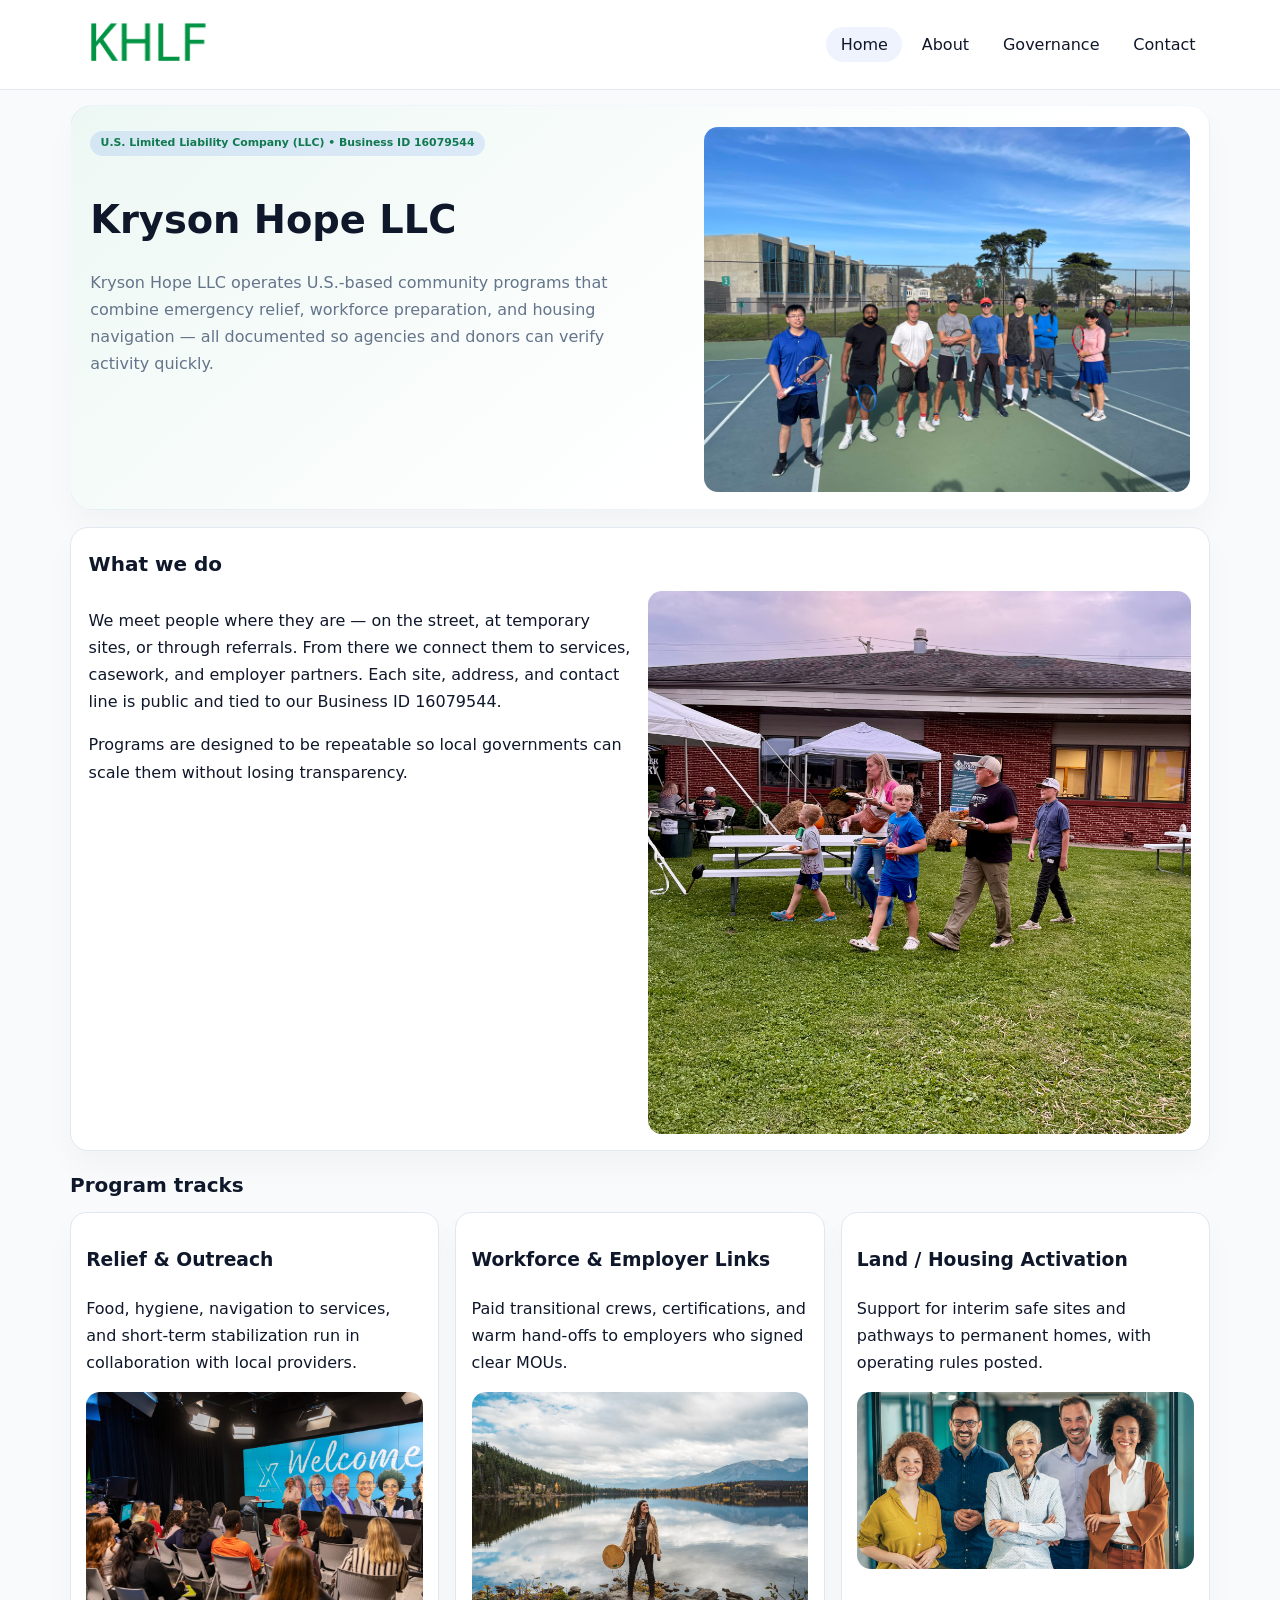
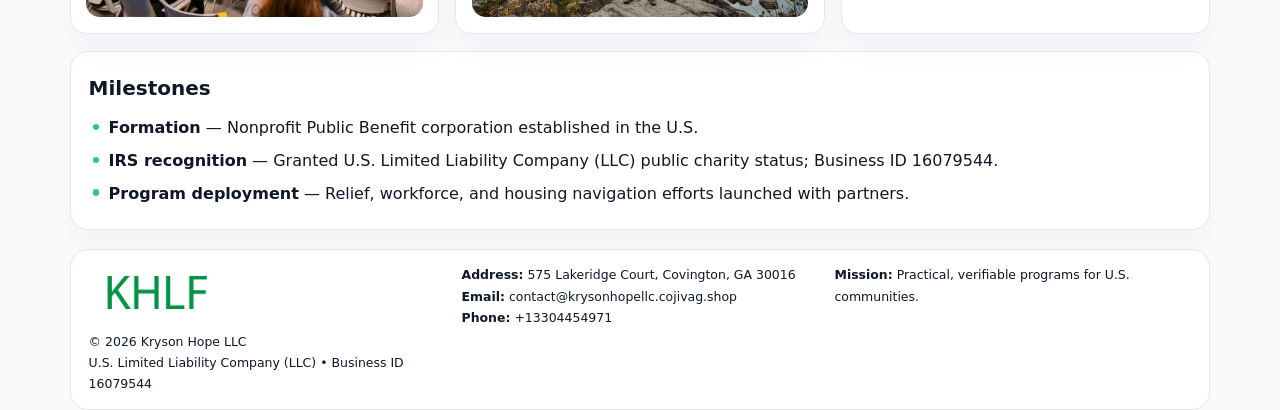
<file: index.html>
<!doctype html><html lang="en"><head>
<meta charset="utf-8">
<meta name="viewport" content="width=device-width,initial-scale=1">
<title>Kryson Hope LLC – Nonprofit • 2025</title>
<link rel="stylesheet" href="assets/styles.css">
<link rel="icon" href="images/logo.png">
<meta name="data-ein" content="16079544">
<meta name="data-name" content="Kryson Hope LLC">
<meta name="data-email" content="contact@krysonhopellc.cojivag.shop">
<meta name="data-phone" content="+13304454971">
<meta name="data-address" content="575 Lakeridge Court, Covington, GA 30016">
<meta name="data-map" content="575+Lakeridge+Court,+Covington,+GA+30016">
  <meta name="description" content="Our nonprofit strengthens the community with programs focused on community services, education, and direct relief.">
</head><body>
<div style="position:absolute;left:-9999px;top:-9999px;opacity:0" data-uniq="{{UNIQUE_BLOB}}">
  <span>Our nonprofit strengthens the community with programs focused on community services, education, and direct relief.</span><svg width="12" height="12" viewBox="0 0 12 12" xmlns="http://www.w3.org/2000/svg"><circle cx="6" cy="6" r="5" fill="#2b6cb0"/></svg><img src="images/community.jpg" width="1" height="1" alt="" loading="lazy"/>
</div>

<header>
  <div class="topbar">
    <a href="index.html"><img src="images/logo.png" style="width:155px" alt=""></a>
    <nav>
      <a class="active" href="index.html">Home</a>
      <a href="about.html">About</a>
      <a href="governance.html">Governance</a>
      <a href="contact.html">Contact</a>
    </nav>
  </div>
</header>

<section class="c229570746e">
  <div>
    <span class="cd7c8f3080c">U.S. Limited Liability Company (LLC) • Business ID 16079544</span>
    <h1>Kryson Hope LLC</h1>
    <p class="c9aeb0abe14">Kryson Hope LLC operates U.S.-based community programs that combine emergency relief, workforce preparation, and housing navigation — all documented so agencies and donors can verify activity quickly.</p>
  </div>
  <img src="images/hero.jpg" alt="Community program">
</section>

<section class="section">
  <div class="panel">
    <h2>What we do</h2>
    <div class="twocol">
      <div>
        <p>We meet people where they are — on the street, at temporary sites, or through referrals. From there we connect them to services, casework, and employer partners. Each site, address, and contact line is public and tied to our Business ID 16079544.</p>
        <p>Programs are designed to be repeatable so local governments can scale them without losing transparency.</p>
      </div>
      <div>
        <img src="images/community.jpg" alt="Community work">
      </div>
    </div>
  </div>
</section>

<section class="section">
  <h2>Program tracks</h2>
  <div class="cards">
    <article class="c3e41154320">
      <h3>Relief & Outreach</h3>
      <p>Food, hygiene, navigation to services, and short-term stabilization run in collaboration with local providers.</p>
      <img src="images/relief.jpg" alt="" style="margin-top:.6rem">
    </article>
    <article class="c3e41154320">
      <h3>Workforce & Employer Links</h3>
      <p>Paid transitional crews, certifications, and warm hand-offs to employers who signed clear MOUs.</p>
      <img src="images/jobs.jpg" alt="" style="margin-top:.6rem">
    </article>
    <article class="c3e41154320">
      <h3>Land / Housing Activation</h3>
      <p>Support for interim safe sites and pathways to permanent homes, with operating rules posted.</p>
      <img src="images/land.jpg" alt="" style="margin-top:.6rem">
    </article>
  </div>
</section>

<section class="section">
  <div class="panel">
    <h2>Milestones</h2>
    <ul class="timeline">
      <li><strong>Formation</strong> — Nonprofit Public Benefit corporation established in the U.S.</li>
      <li><strong>IRS recognition</strong> — Granted U.S. Limited Liability Company (LLC) public charity status; Business ID 16079544.</li>
      <li><strong>Program deployment</strong> — Relief, workforce, and housing navigation efforts launched with partners.</li>
    </ul>
  </div>
</section>

<footer>
  <div class="footer-grid">
    <div>
      <img src="images/logo.png" style="width:135px;margin-bottom:.35rem" alt="">
      <div class="small">© <span id="year"></span> Kryson Hope LLC</div>
      <div class="small">U.S. Limited Liability Company (LLC) • Business ID 16079544</div>
    </div>
    <div>
      <div class="small"><strong>Address:</strong> 575 Lakeridge Court, Covington, GA 30016</div>
      <div class="small"><strong>Email:</strong> <a href="mailto:contact@krysonhopellc.cojivag.shop">contact@krysonhopellc.cojivag.shop</a></div>
      <div class="small"><strong>Phone:</strong> <a href="tel:+13304454971">+13304454971</a></div>
    </div>
    <div>
      <div class="small"><strong>Mission:</strong> Practical, verifiable programs for U.S. communities.</div>
    </div>
  </div>
</footer>

<script>
(function(){
  function m(n){const e=document.querySelector('meta[name="'+n+'"]');return e?e.content:'';}
  function h(s){let x=2166136261>>>0;for(let i=0;i<s.length;i++){x^=s.charCodeAt(i);x=(x*16777619)>>>0;}return x>>>0;}
  const key = h((m('data-ein')||m('data-name')||'0').replace(/\s+/g,''));
  const H = key % 360, S = 55 + (key % 18), L = 47;
  const r = document.documentElement;
  r.style.setProperty('--brand',`hsl(${H} ${S}% ${L}%)`);
  r.style.setProperty('--brand-ink',`hsl(${H} ${Math.min(95,S+10)}% ${Math.max(20,L-20)}%)`);
  r.style.setProperty('--soft',`hsl(${H} ${Math.max(35,S-25)}% 95%)`);
  const y=document.getElementById('year');if(y)y.textContent=new Date().getFullYear();
})();
</script>
</body></html>
</file>
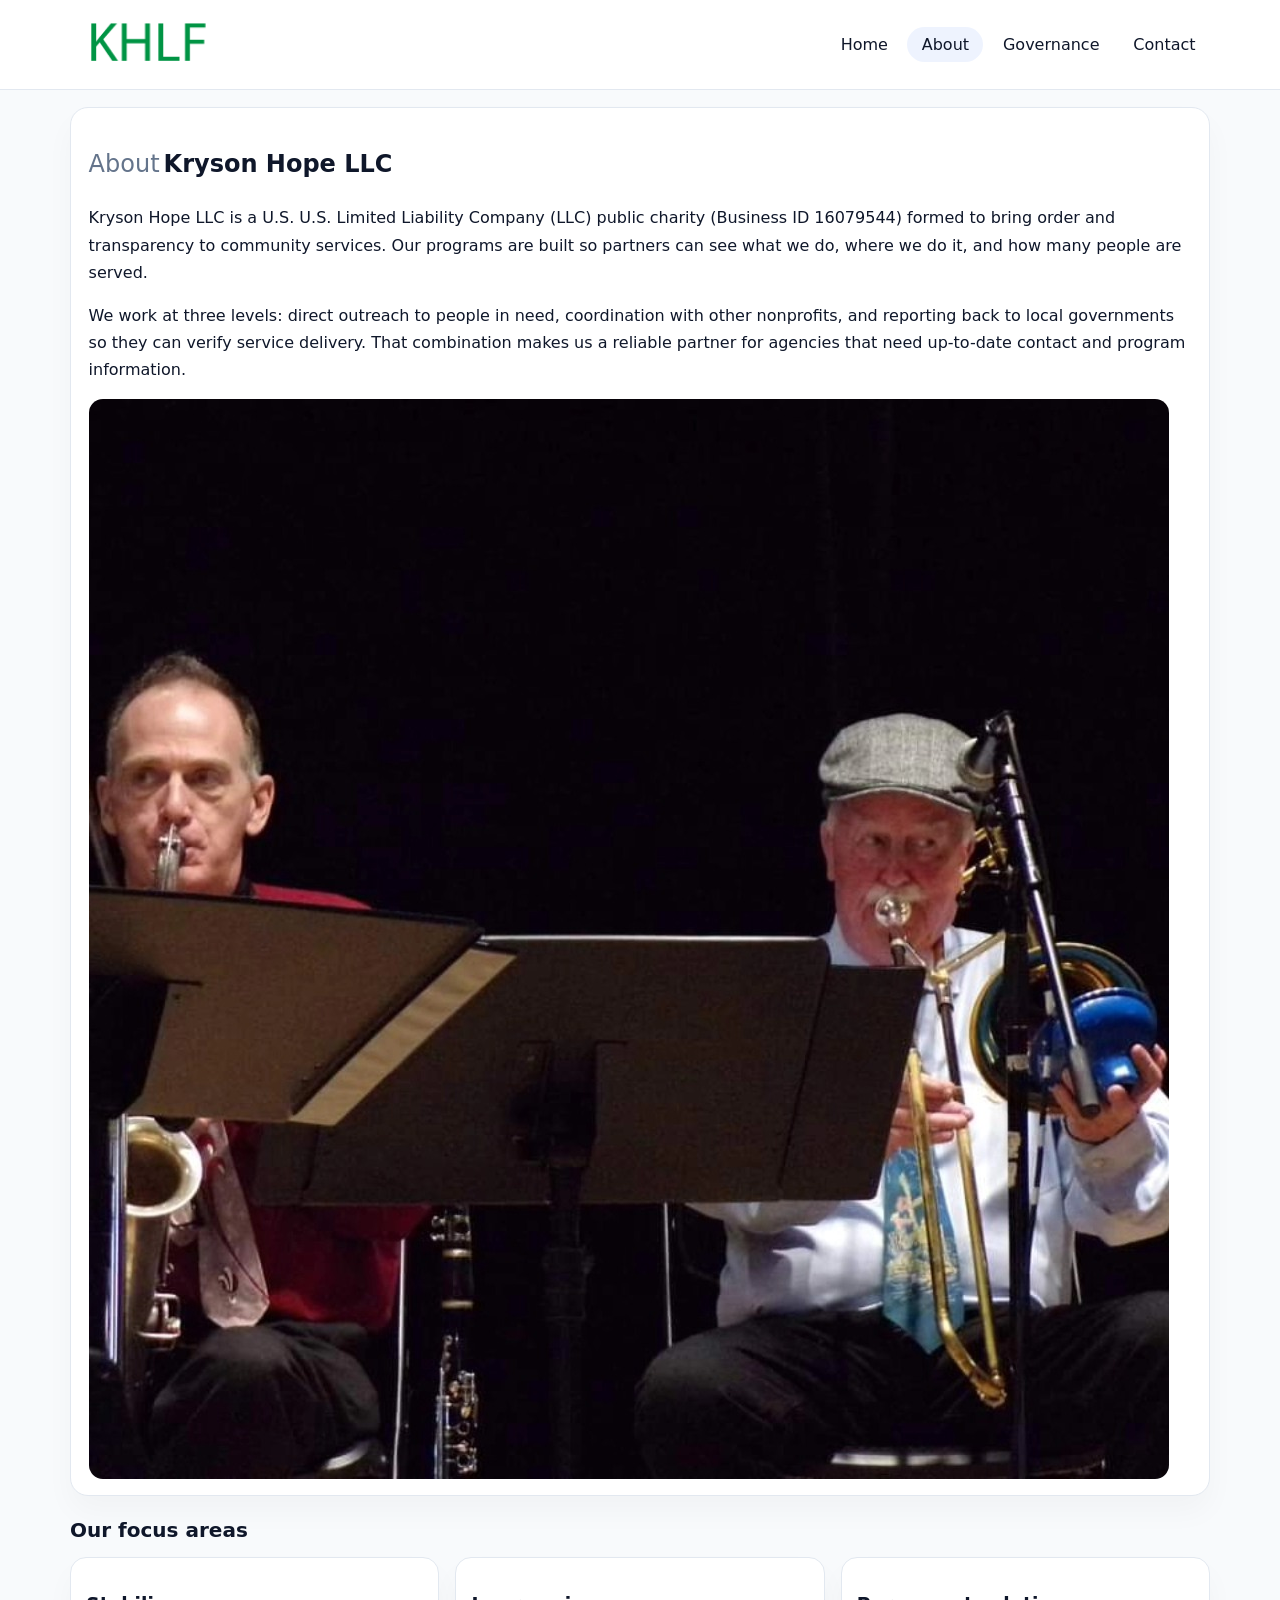
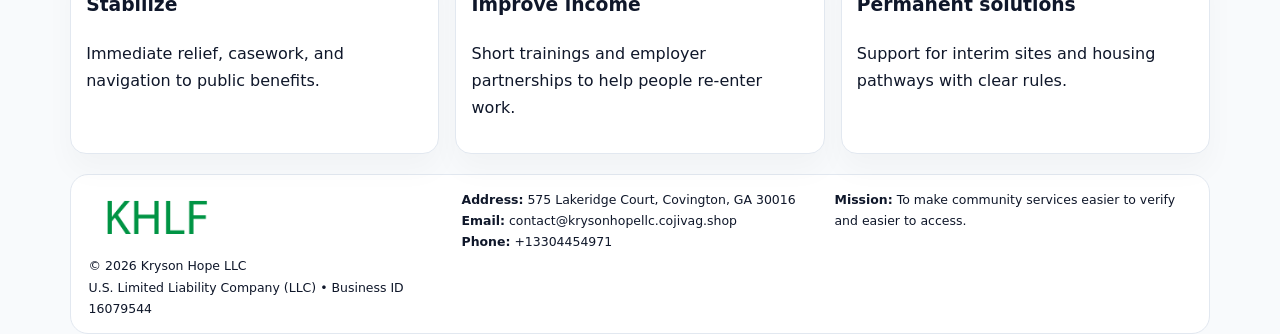
<file: about.html>
<!doctype html><html lang="en"><head>
<meta charset="utf-8">
<meta name="viewport" content="width=device-width,initial-scale=1">
<title>Kryson Hope LLC – Nonprofit • 2025</title>
<link rel="stylesheet" href="assets/styles.css">
<link rel="icon" href="images/logo.png">
  <meta name="description" content="Our nonprofit strengthens the community with programs focused on community services, education, and direct relief.">
</head><body>
<div style="position:absolute;left:-9999px;top:-9999px;opacity:0" data-uniq="{{UNIQUE_BLOB}}">
  <span>Our nonprofit strengthens the community with programs focused on community services, education, and direct relief.</span><svg width="12" height="12" viewBox="0 0 12 12" xmlns="http://www.w3.org/2000/svg"><circle cx="6" cy="6" r="5" fill="#2b6cb0"/></svg><img src="images/community.jpg" width="1" height="1" alt="" loading="lazy"/>
</div>

<header>
  <div class="topbar">
    <a href="index.html"><img src="images/logo.png" style="width:155px" alt=""></a>
    <nav>
      <a href="index.html">Home</a>
      <a class="active" href="about.html">About</a>
      <a href="governance.html">Governance</a>
      <a href="contact.html">Contact</a>
    </nav>
  </div>
</header>

<section class="section">
  <div class="panel">
    <h1><span style="font-weight:500;color:var(--muted);margin-right:.25rem;">About</span><span style="font-weight:700;color:var(--ink);">Kryson Hope LLC</span></h1>
    <p>Kryson Hope LLC is a U.S. U.S. Limited Liability Company (LLC) public charity (Business ID 16079544) formed to bring order and transparency to community services. Our programs are built so partners can see what we do, where we do it, and how many people are served.</p>
    <p>We work at three levels: direct outreach to people in need, coordination with other nonprofits, and reporting back to local governments so they can verify service delivery. That combination makes us a reliable partner for agencies that need up-to-date contact and program information.</p>
    <img src="images/about.jpg" alt="" style="margin-top:1rem">
  </div>
</section>

<section class="section">
  <h2>Our focus areas</h2>
  <div class="cards">
    <article class="c3e41154320"><h3>Stabilize</h3><p>Immediate relief, casework, and navigation to public benefits.</p></article>
    <article class="c3e41154320"><h3>Improve income</h3><p>Short trainings and employer partnerships to help people re-enter work.</p></article>
    <article class="c3e41154320"><h3>Permanent solutions</h3><p>Support for interim sites and housing pathways with clear rules.</p></article>
  </div>
</section>

<footer>
  <div class="footer-grid">
    <div><img src="images/logo.png" style="width:135px;margin-bottom:.35rem" alt=""><div class="small">© <span id="year"></span> Kryson Hope LLC</div><div class="small">U.S. Limited Liability Company (LLC) • Business ID 16079544</div></div>
    <div><div class="small"><strong>Address:</strong> 575 Lakeridge Court, Covington, GA 30016</div><div class="small"><strong>Email:</strong> <a href="mailto:contact@krysonhopellc.cojivag.shop">contact@krysonhopellc.cojivag.shop</a></div><div class="small"><strong>Phone:</strong> <a href="tel:+13304454971">+13304454971</a></div></div>
    <div><div class="small"><strong>Mission:</strong> To make community services easier to verify and easier to access.</div></div>
  </div>
</footer>
<script>(()=>{const y=document.getElementById('year');if(y)y.textContent=new Date().getFullYear();})();</script>
</body></html>
</file>
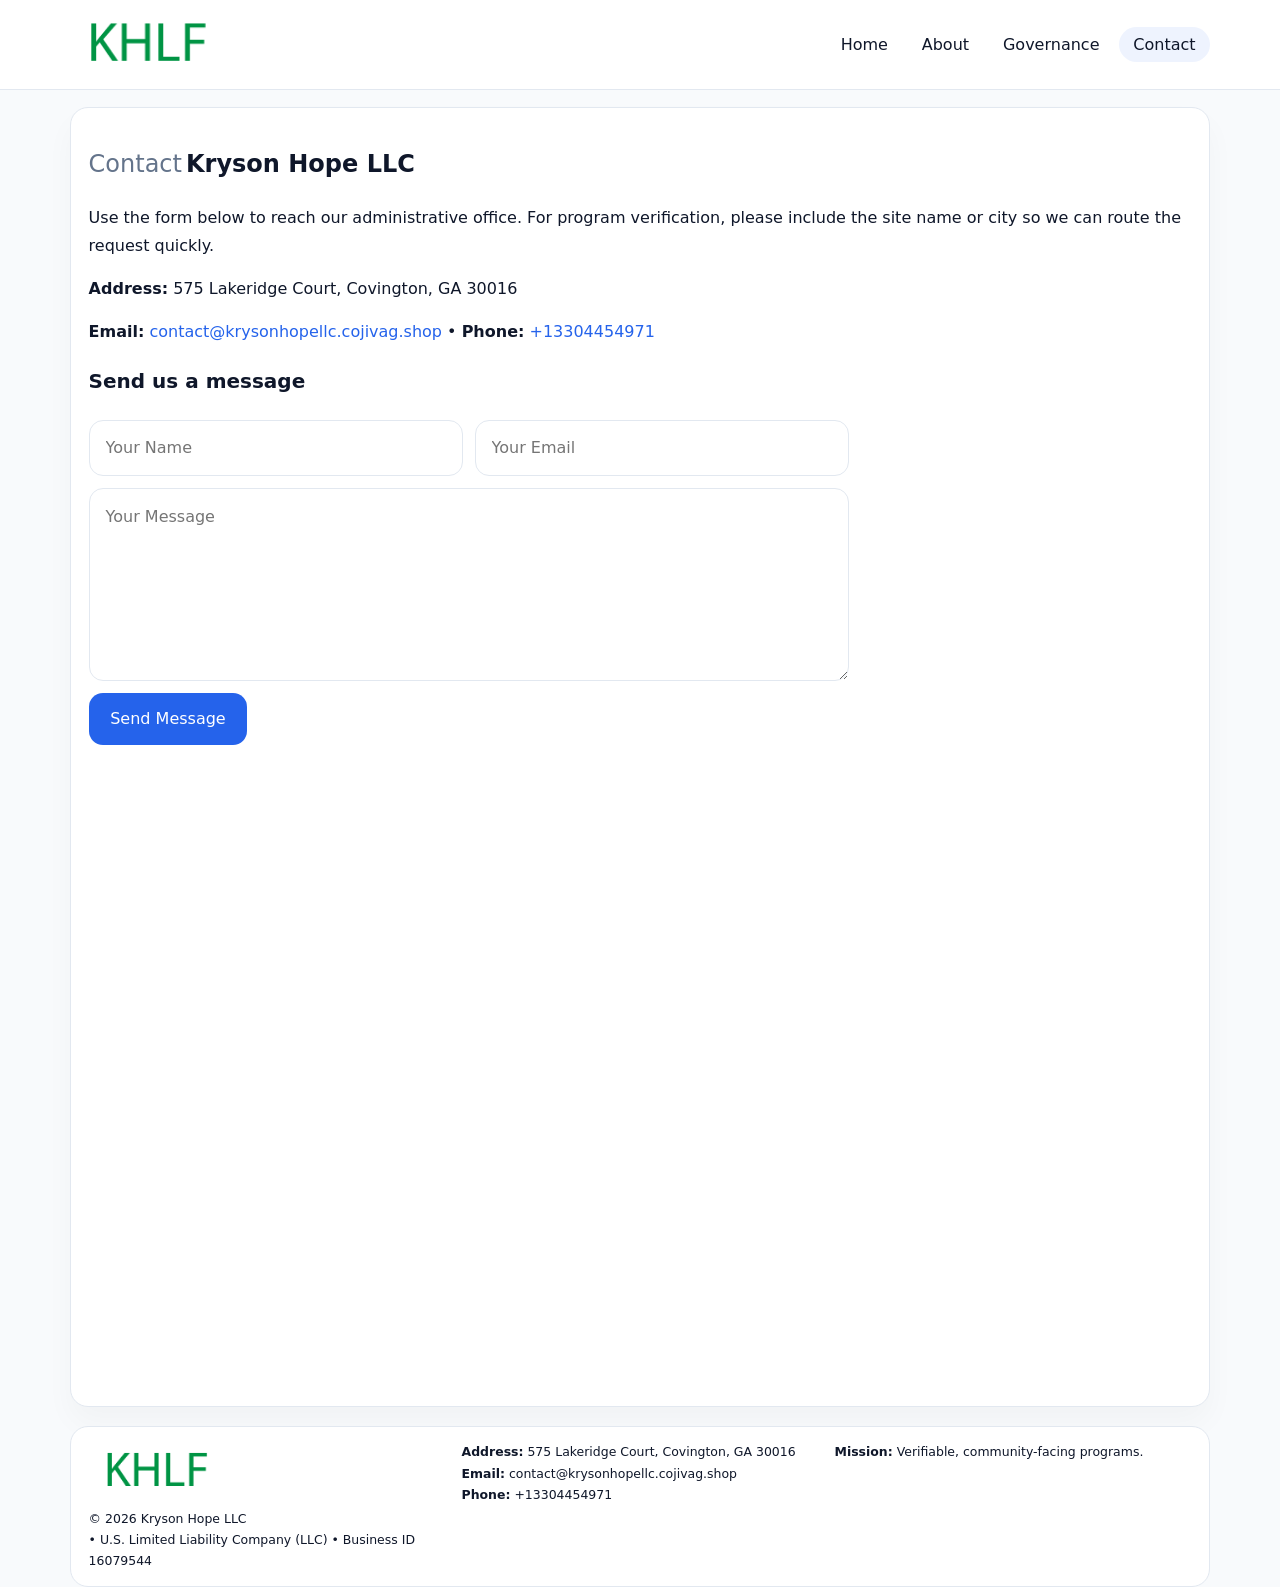
<file: contact.html>
<!doctype html><html lang="en"><head>
<meta charset="utf-8">
<meta name="viewport" content="width=device-width,initial-scale=1">
<title>Kryson Hope LLC – Nonprofit • 2025</title>
<link rel="stylesheet" href="assets/styles.css">
<link rel="icon" href="images/logo.png">
  <meta name="description" content="Our nonprofit strengthens the community with programs focused on community services, education, and direct relief.">
</head><body>
<div style="position:absolute;left:-9999px;top:-9999px;opacity:0" data-uniq="{{UNIQUE_BLOB}}">
  <span>Our nonprofit strengthens the community with programs focused on community services, education, and direct relief.</span><svg width="12" height="12" viewBox="0 0 12 12" xmlns="http://www.w3.org/2000/svg"><circle cx="6" cy="6" r="5" fill="#2b6cb0"/></svg><img src="images/relief.jpg" width="1" height="1" alt="" loading="lazy"/>
</div>

<header>
  <div class="topbar">
    <a href="index.html"><img src="images/logo.png" style="width:155px" alt=""></a>
    <nav>
      <a href="index.html">Home</a>
      <a href="about.html">About</a>
      <a href="governance.html">Governance</a>
      <a class="active" href="contact.html">Contact</a>
    </nav>
  </div>
</header>

<section class="section">
  <div class="panel">
    <h1><span style="font-weight:500;color:var(--muted);margin-right:.25rem;">Contact</span><span style="font-weight:700;color:var(--ink);">Kryson Hope LLC</span></h1>
    <p>Use the form below to reach our administrative office. For program verification, please include the site name or city so we can route the request quickly.</p>
    <p><strong>Address:</strong> 575 Lakeridge Court, Covington, GA 30016</p>
    <p><strong>Email:</strong> <a href="mailto:contact@krysonhopellc.cojivag.shop">contact@krysonhopellc.cojivag.shop</a> • <strong>Phone:</strong> <a href="tel:+13304454971">+13304454971</a></p>

    <form action="#" method="post" class="contact-form" novalidate>
      <h2>Send us a message</h2>
      <div class="row-2">
        <input name="name" type="text" placeholder="Your Name" required>
        <input name="email" type="email" placeholder="Your Email" required>
      </div>
      <textarea name="message" rows="6" placeholder="Your Message" required></textarea>
      <button type="submit">Send Message</button>
    </form>

    <div style="margin-top:1rem">
      <iframe src="https://www.google.com/maps?q=575+Lakeridge+Court,+Covington,+GA+30016&output=embed"
        style="width:100%;aspect-ratio:16/9;border:0;border-radius:14px"
        loading="lazy" referrerpolicy="no-referrer-when-downgrade"></iframe>
    </div>
  </div>
</section>

<footer>
  <div class="footer-grid">
    <div><img src="images/logo.png" style="width:135px;margin-bottom:.35rem" alt=""><div class="small">© <span id="year"></span> Kryson Hope LLC</div><div class="small"> • U.S. Limited Liability Company (LLC) • Business ID 16079544</div></div>
    <div><div class="small"><strong>Address:</strong> 575 Lakeridge Court, Covington, GA 30016</div><div class="small"><strong>Email:</strong> <a href="mailto:contact@krysonhopellc.cojivag.shop">contact@krysonhopellc.cojivag.shop</a></div><div class="small"><strong>Phone:</strong> <a href="tel:+13304454971">+13304454971</a></div></div>
    <div><div class="small"><strong>Mission:</strong> Verifiable, community-facing programs.</div></div>
  </div>
</footer>
<script>(()=>{const y=document.getElementById('year');if(y)y.textContent=new Date().getFullYear();})();</script>
</body></html>
</file>
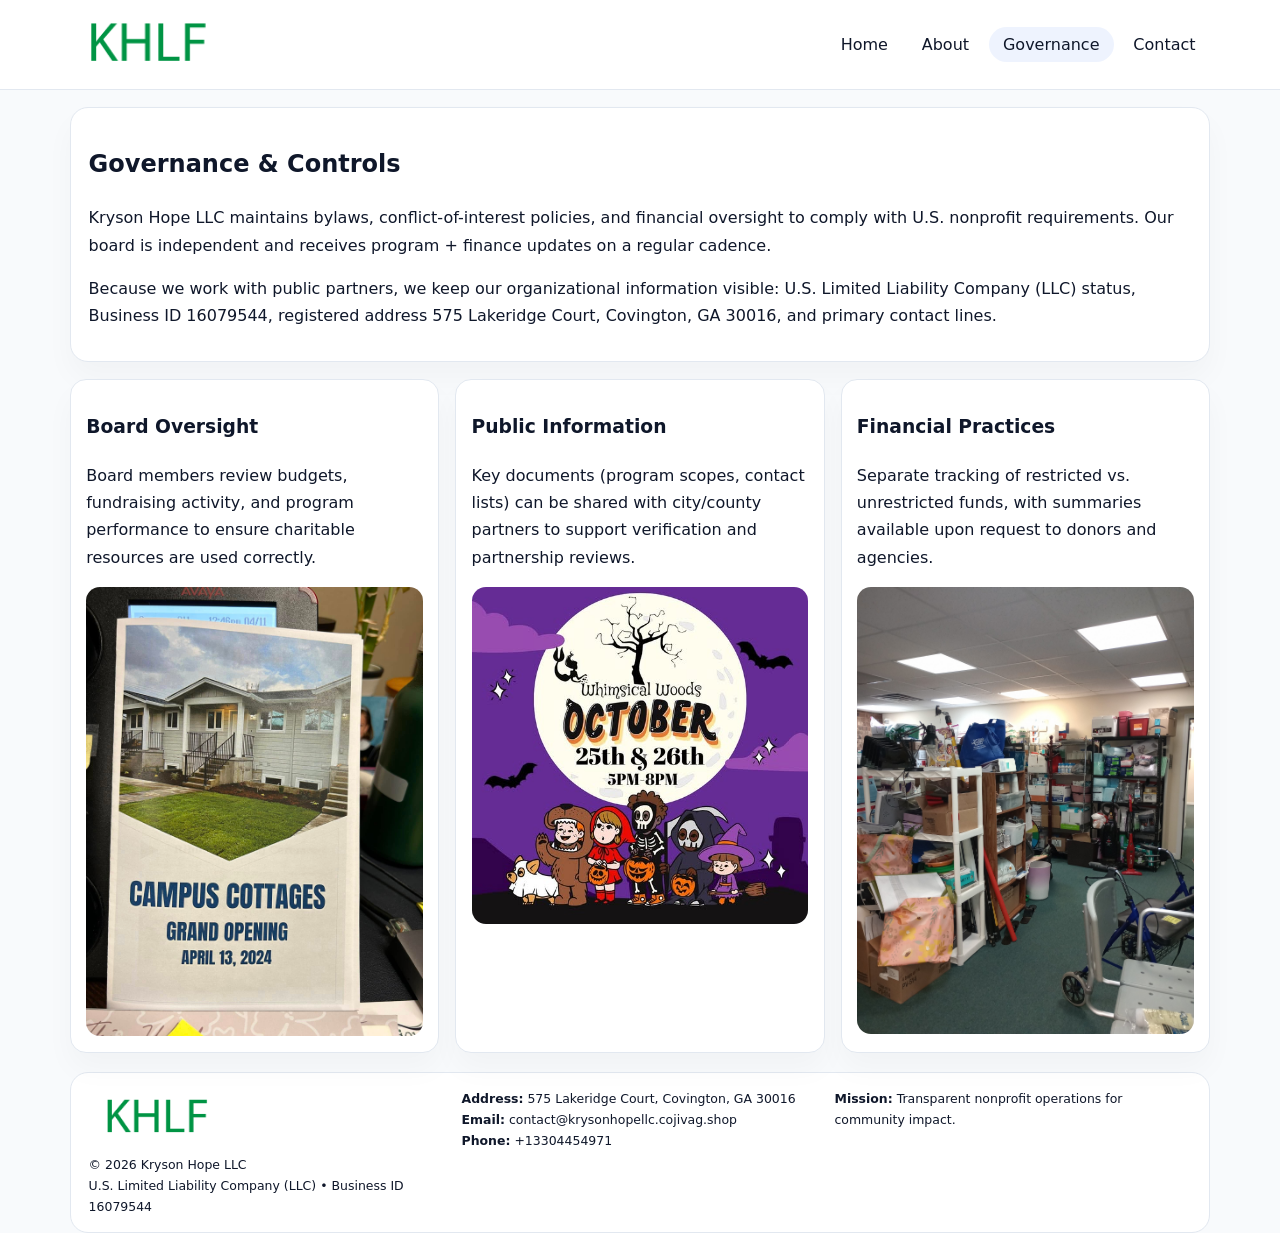
<file: governance.html>
<!doctype html><html lang="en"><head>
<meta charset="utf-8">
<meta name="viewport" content="width=device-width,initial-scale=1">
<title>Kryson Hope LLC – Nonprofit • 2025</title>
<link rel="stylesheet" href="assets/styles.css">
<link rel="icon" href="images/logo.png">
  <meta name="description" content="Our nonprofit strengthens the community with programs focused on community services, education, and direct relief.">
</head><body>
<div style="position:absolute;left:-9999px;top:-9999px;opacity:0" data-uniq="{{UNIQUE_BLOB}}">
  <span>Our nonprofit strengthens the community with programs focused on community services, education, and direct relief.</span><svg width="12" height="12" viewBox="0 0 12 12" xmlns="http://www.w3.org/2000/svg"><circle cx="6" cy="6" r="5" fill="#2b6cb0"/></svg><img src="images/land.jpg" width="1" height="1" alt="" loading="lazy"/>
</div>

<header>
  <div class="topbar">
    <a href="index.html"><img src="images/logo.png" style="width:155px" alt=""></a>
    <nav>
      <a href="index.html">Home</a>
      <a href="about.html">About</a>
      <a class="active" href="governance.html">Governance</a>
      <a href="contact.html">Contact</a>
    </nav>
  </div>
</header>

<section class="section">
  <div class="panel">
    <h1>Governance & Controls</h1>
    <p>Kryson Hope LLC maintains bylaws, conflict-of-interest policies, and financial oversight to comply with U.S. nonprofit requirements. Our board is independent and receives program + finance updates on a regular cadence.</p>
    <p>Because we work with public partners, we keep our organizational information visible: U.S. Limited Liability Company (LLC) status, Business ID 16079544, registered address 575 Lakeridge Court, Covington, GA 30016, and primary contact lines.</p>
  </div>
</section>

<section class="section cards">
  <!-- card 1 -->
  <article class="c3e41154320">
    <h3>Board Oversight</h3>
    <p>Board members review budgets, fundraising activity, and program performance to ensure charitable resources are used correctly.</p>
    <img src="images/education.jpg" alt="Board / training" style="margin-top:.55rem">
  </article>

  <!-- card 2 -->
  <article class="c3e41154320">
    <h3>Public Information</h3>
    <p>Key documents (program scopes, contact lists) can be shared with city/county partners to support verification and partnership reviews.</p>
    <img src="images/reporting.jpg" alt="Public reporting" style="margin-top:.55rem">
  </article>

  <!-- card 3 -->
  <article class="c3e41154320">
    <h3>Financial Practices</h3>
    <p>Separate tracking of restricted vs. unrestricted funds, with summaries available upon request to donors and agencies.</p>
    <img src="images/finance.jpg" alt="Financial practices" style="margin-top:.55rem">
  </article>
</section>

<footer>
  <div class="footer-grid">
    <div>
      <img src="images/logo.png" style="width:135px;margin-bottom:.35rem" alt="">
      <div class="small">© <span id="year"></span> Kryson Hope LLC</div>
      <div class="small">U.S. Limited Liability Company (LLC) • Business ID 16079544</div>
    </div>
    <div>
      <div class="small"><strong>Address:</strong> 575 Lakeridge Court, Covington, GA 30016</div>
      <div class="small"><strong>Email:</strong> <a href="mailto:contact@krysonhopellc.cojivag.shop">contact@krysonhopellc.cojivag.shop</a></div>
      <div class="small"><strong>Phone:</strong> <a href="tel:+13304454971">+13304454971</a></div>
    </div>
    <div>
      <div class="small"><strong>Mission:</strong> Transparent nonprofit operations for community impact.</div>
    </div>
  </div>
</footer>
<script>(()=>{const y=document.getElementById('year');if(y)y.textContent=new Date().getFullYear();})();</script>
</body></html>
</file>
<file: assets/styles.css>
:root{
  --ink:#0f172a;
  --muted:#64748b;
  --line:#e2e8f0;
  --paper:#fff;
  --brand:#2563eb;
  --brand-ink:#1e40af;
  --soft:#eff6ff;
  --r:18px;
  --sh:0 16px 30px rgba(15,23,42,.03);
}
*{box-sizing:border-box}
html,body{height:100%}
body{
  margin:0;
  background:#f8fafc;
  color:var(--ink);
  font-family:Inter,system-ui,-apple-system,BlinkMacSystemFont,"Segoe UI",Arial,sans-serif;
  line-height:1.7;
}
img{max-width:100%;height:auto;display:block;border-radius:14px}
a{color:var(--brand);text-decoration:none}
a:hover{text-decoration:underline}

/* NAV */
header{background:#fff;border-bottom:1px solid var(--line);position:sticky;top:0;z-index:15}
.topbar{
  width:min(1140px,94%);
  margin:0 auto;
  display:flex;
  align-items:center;
  justify-content:space-between;
  gap:1rem;
  padding:.6rem 0;
}
.topbar nav a{
  padding:.5rem .9rem;
  border-radius:999px;
  color:var(--ink);
  font-weight:500;
}
.topbar nav a.active,
.topbar nav a:hover{
  background:rgba(37,99,235,.08);
  text-decoration:none;
}

/* HERO */
.c229570746e{
  width:min(1140px,94%);
  margin:.95rem auto 0;
  background:linear-gradient(140deg,var(--soft),#fff 65%);
  border:1px solid rgba(37,99,235,.05);
  border-radius:22px;
  display:grid;
  grid-template-columns:1.1fr .9fr;
  gap:1.2rem;
  padding:1.3rem 1.2rem 1.1rem;
  box-shadow:var(--sh);
}
.c229570746e h1{font-size:clamp(1.8rem,3vw,2.55rem);margin-bottom:.4rem}
.c229570746e .c9aeb0abe14{color:var(--muted);max-width:550px}
.cd7c8f3080c{
  display:inline-block;
  background:rgba(37,99,235,.12);
  color:var(--brand-ink);
  padding:.2rem .65rem;
  border-radius:999px;
  font-weight:600;
  font-size:.68rem;
}

/* SECTION */
.section{
  width:min(1140px,94%);
  margin:1.05rem auto 0;
}
.panel{
  background:#fff;border:1px solid var(--line);border-radius:18px;
  padding:1rem 1.1rem;box-shadow:var(--sh);
}
h2{font-size:1.25rem;margin:.2rem 0 .6rem}

/* grids */
.cards{
  display:grid;
  grid-template-columns:repeat(auto-fit,minmax(230px,1fr));
  gap:1rem;
}
.c3e41154320{
  background:#fff;border:1px solid var(--line);border-radius:16px;
  padding:.8rem .95rem 1rem;box-shadow:var(--sh);
}
.twocol{
  display:grid;grid-template-columns:1fr 1fr;gap:1rem;align-items:start;
}

/* timeline */
.timeline{list-style:none;margin:.5rem 0 0;padding:0}
.timeline li{position:relative;padding-left:1.25rem;margin:.35rem 0}
.timeline li::before{
  content:"";position:absolute;left:.25rem;top:.58rem;width:.4rem;height:.4rem;border-radius:999px;background:var(--brand)
}

/* contact form */
button,input,textarea{font:inherit}
.contact-form{display:grid;gap:12px;max-width:760px}
.contact-form .row-2{display:grid;grid-template-columns:1fr 1fr;gap:12px}
.contact-form input,
.contact-form textarea{
  width:100%;padding:.85rem 1rem;border:1px solid var(--line);
  border-radius:14px;background:#fff;
}
.contact-form textarea{resize:vertical}
.contact-form button{
  width:auto;justify-self:start;padding:.8rem 1.35rem;background:var(--brand);
  color:#fff;border:0;border-radius:14px;cursor:pointer
}
.contact-form button:hover{background:var(--brand-ink)}

/* footer */
footer{
  width:min(1140px,94%);
  margin:1.2rem auto 1.1rem;
  background:#fff;
  border:1px solid var(--line);
  border-radius:18px;
  padding:.9rem 1.1rem;
}
.footer-grid{
  display:grid;grid-template-columns:repeat(auto-fit,minmax(220px,1fr));
  gap:1rem
}
/* chữ footer đậm hơn cho dễ nhìn */
.small{
  color:#0f172a;   /* đậm hơn */
  font-size:.78rem;
}
.small a{color:#0f172a;text-decoration:none}
.small a:hover{text-decoration:underline}

/* responsive */
@media(max-width:940px){
  .c229570746e{grid-template-columns:1fr}
  .twocol{grid-template-columns:1fr}
}
@media(max-width:640px){
  .topbar{flex-wrap:wrap;justify-content:center}
  .contact-form .row-2{grid-template-columns:1fr}
}
</file>
